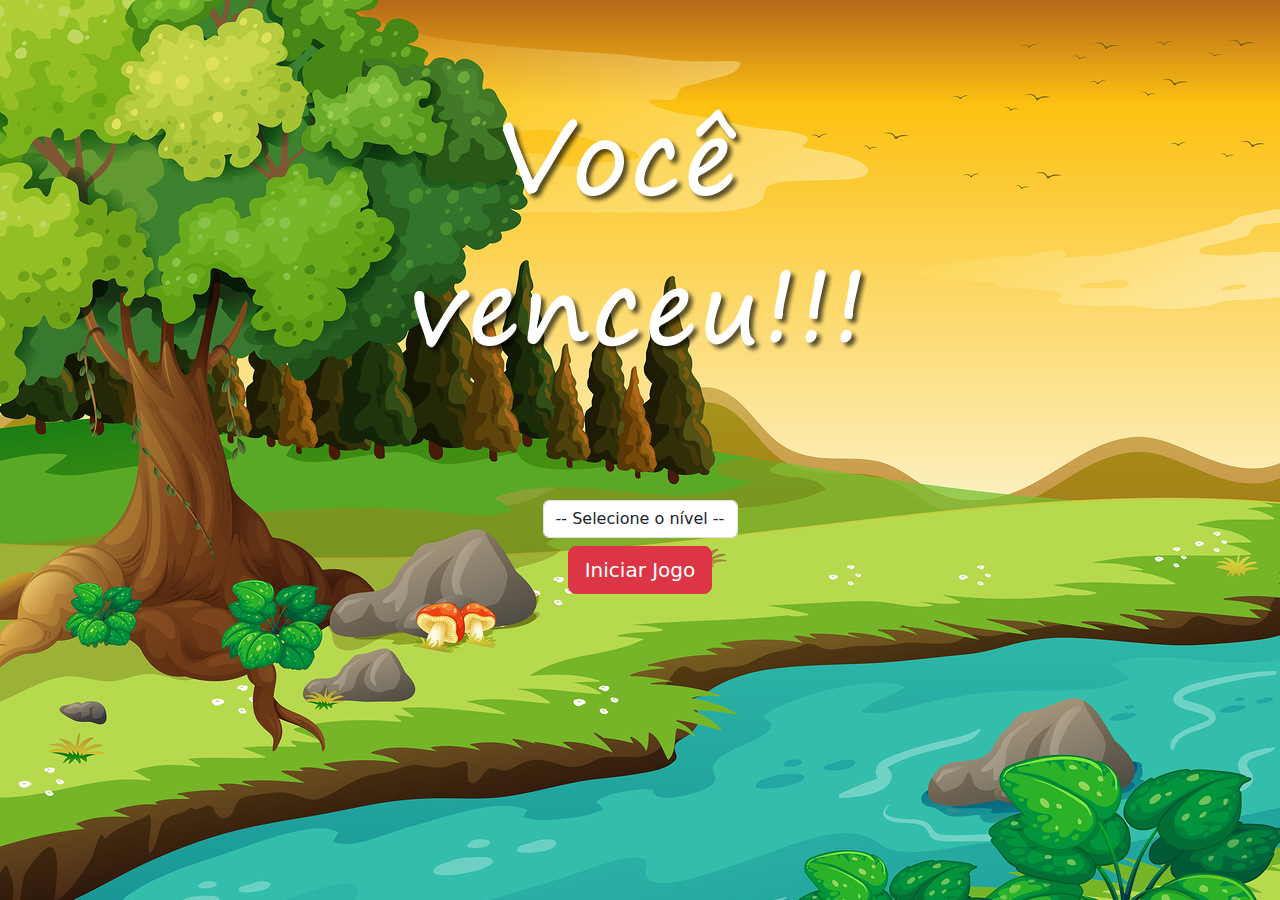
<file: index.html>
<!DOCTYPE html>
<html lang="en">
<head>
  <meta charset="UTF-8">
  <meta http-equiv="X-UA-Compatible" content="IE=edge">
  <meta name="viewport" content="width=device-width, initial-scale=1.0">
  <title>GameOver</title>
  <link rel="stylesheet" href="https://cdn.jsdelivr.net/npm/bootstrap@5.2.3/dist/css/bootstrap.min.css">
  <link rel="stylesheet" href="style.css">
  
</head>
<body>
  <div class="container">
    <div class="row">
      <div class="col">
        <div class="d-flex justify-content-center">
          <img class="" src="images/vitoria.png" alt="game-over" />
        </div>
      </div>
    </div>
    <div class="row">
      <div class="col">
        <div class="d-flex justify-content-center">
          <div class="mb-2">
            <select class="form-control" id="nivel">
              <option value="">-- Selecione o nível --</option>
              <option value="normal">Normal</option>
              <option value="hard">Difícil</option>
              <option value="chucknorris">Chuck Norris</option>
            </select>
          </div>
        </div>
      </div>
    </div>
    <div class="row">
      <div class="col">
        <div class="d-flex justify-content-center">
          <button class="btn btn-danger btn-lg" onclick="startGame()">Iniciar Jogo</button>
        </div>
      </div>
    </div>
  </div>
  <script>
    const startGame = () => {
      let nivel = document.getElementById('nivel').value
      if (nivel === '') {
        alert('Selecione um nível para iniciar o jogo')
        return false
      }
      window.location.href = "App.html?" + nivel
    }
  </script>
</body>
</html>
</file>
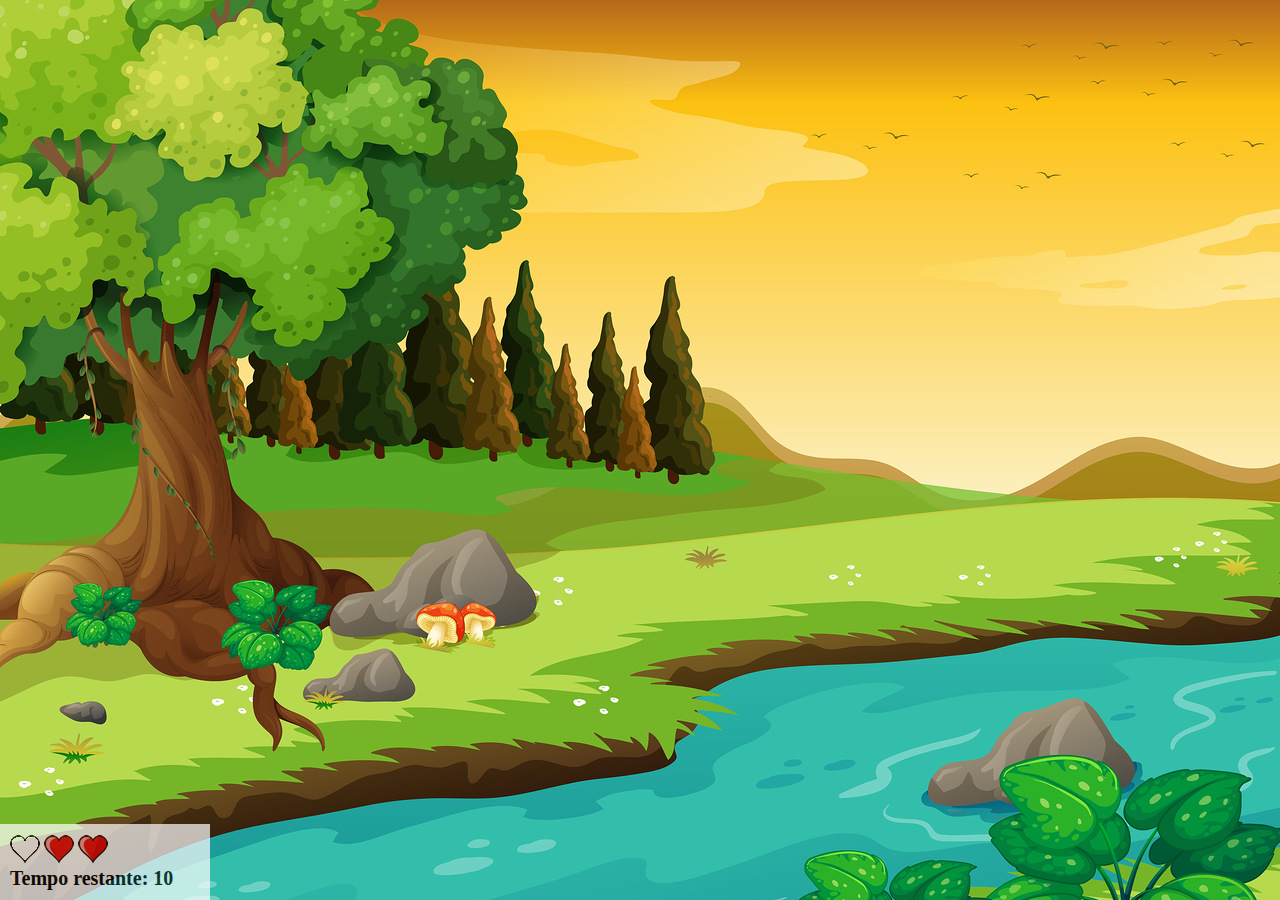
<file: App.html>
<!DOCTYPE html>
<html lang="en">
<head>
  <meta charset="UTF-8" />
  <meta http-equiv="X-UA-Compatible" content="IE=edge" />
  <meta name="viewport" content="width=device-width, initial-scale=1.0" />
  <link rel="stylesheet" href="style.css" />
  <title>Document</title>
</head>
<body onresize="sizeAdjustment()">
  <div class="panel">
    <div class="life">
      <img id="v1" src="images/coracao_vazio.png" alt="coração vazio">
      <img id="v2" src="images/coracao_cheio.png" alt="coração vazio">
      <img id="v3" src="images/coracao_cheio.png" alt="coração vazio">
    </div>
    <div class="stopwatch">
      Tempo restante: <span id="stopwatch"></span>
    </div>
  </div>



  <script src="game.js"></script>
  <script>
    document.getElementById("stopwatch").innerHTML = time;

   const makeMosca = setInterval(() => {
      randomPosition()
    }, makeTimeMosca)
  </script>
</body>
</html>
</file>
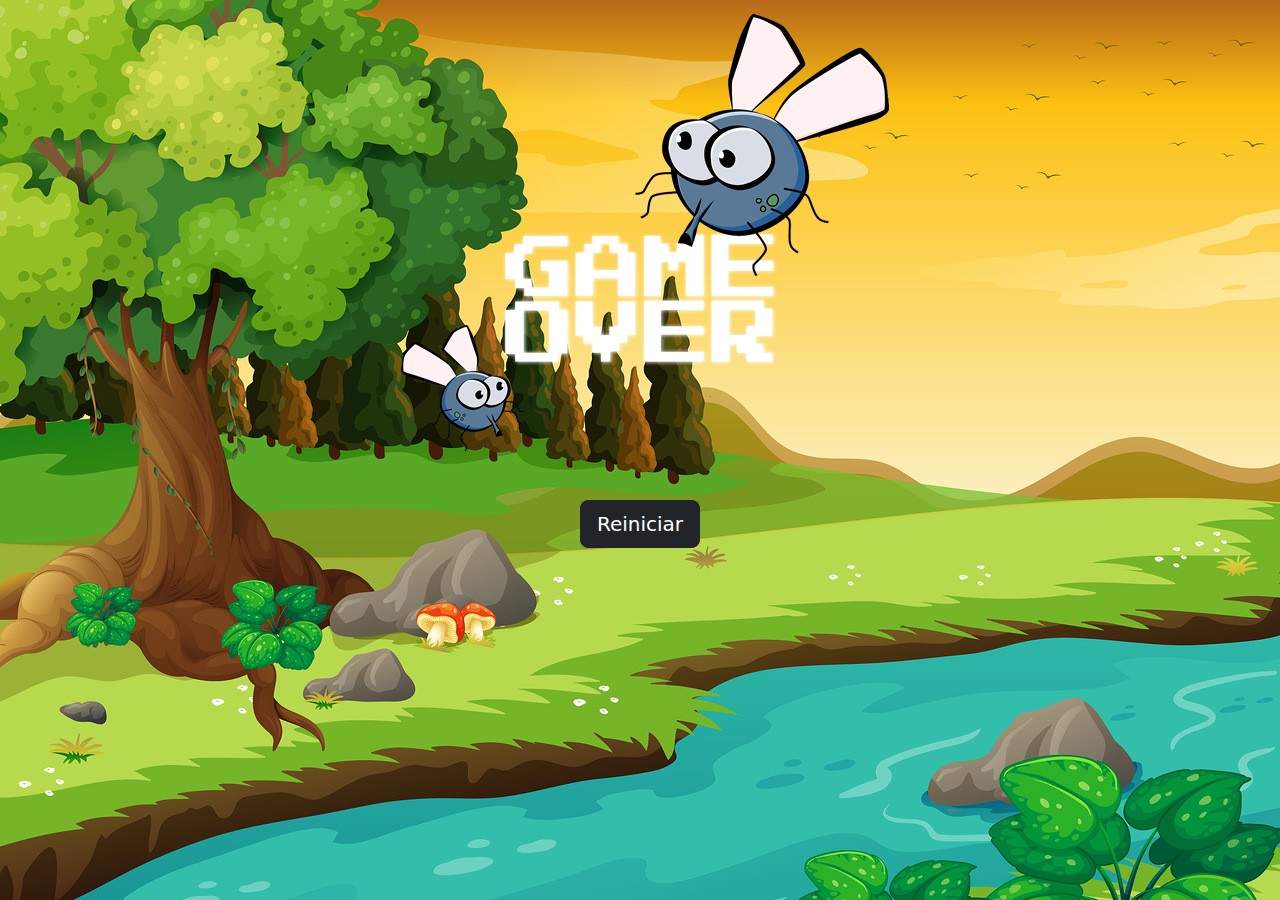
<file: fim-de-jogo.html>
<!DOCTYPE html>
<html lang="en">
<head>
  <meta charset="UTF-8">
  <meta http-equiv="X-UA-Compatible" content="IE=edge">
  <meta name="viewport" content="width=device-width, initial-scale=1.0">
  <title>GameOver</title>
  <link rel="stylesheet" href="https://cdn.jsdelivr.net/npm/bootstrap@5.2.3/dist/css/bootstrap.min.css">
  <link rel="stylesheet" href="style.css">
</head>
<body>
  <div class="container">
    <div class="row">
      <div class="col">
        <div class="d-flex justify-content-center">
          <img class="" src="images/game_over.png" alt="game-over" />
        </div>
      </div>
    </div>
    <div class="row">
      <div class="col">
        <div class="d-flex justify-content-center">
          <button class="btn btn-dark btn-lg" onclick="window.location.href='index.html'">Reiniciar</button>
        </div>
      </div>
    </div>
  </div>
</body>
</html>
</file>
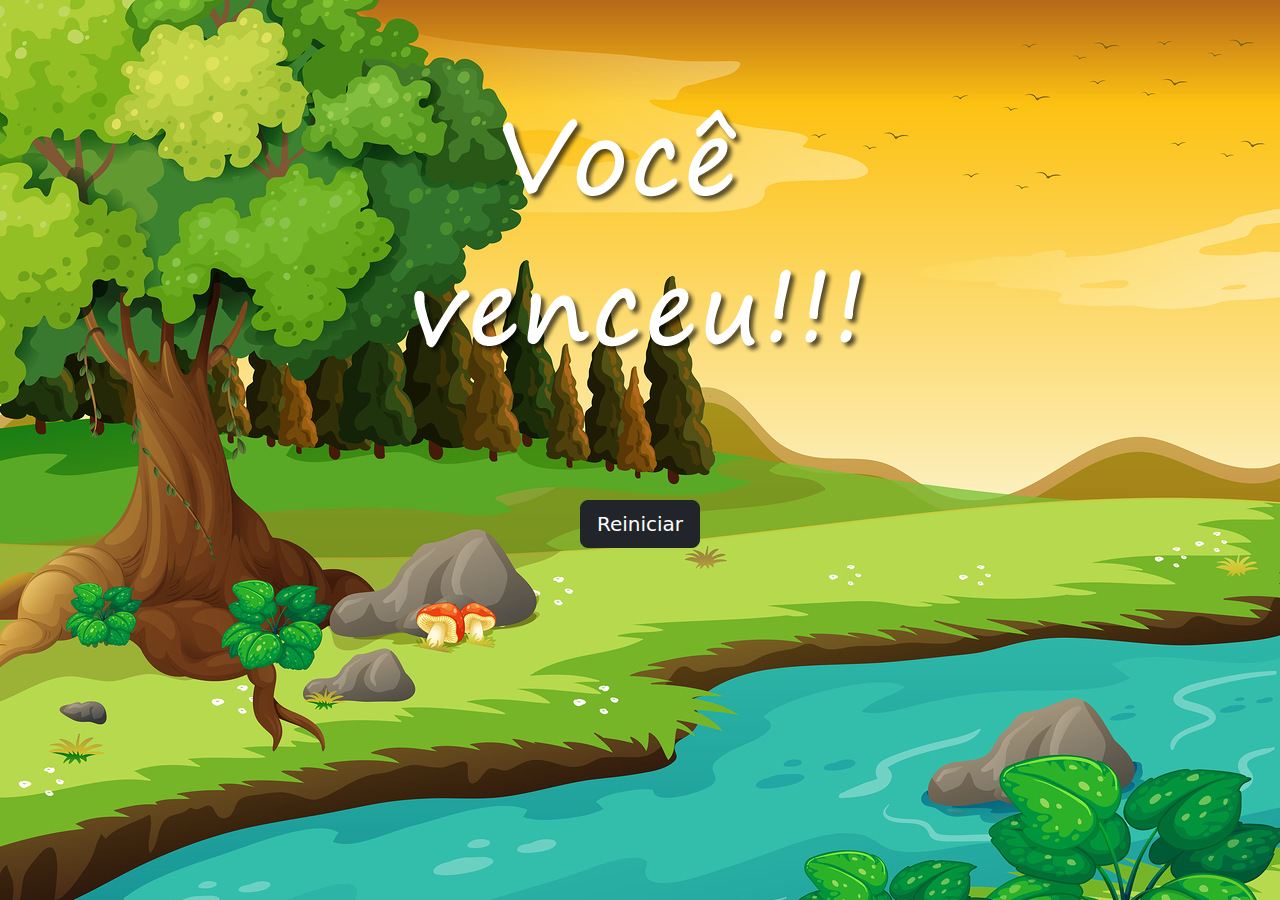
<file: vitoria.html>
<!DOCTYPE html>
<html lang="en">
<head>
  <meta charset="UTF-8">
  <meta http-equiv="X-UA-Compatible" content="IE=edge">
  <meta name="viewport" content="width=device-width, initial-scale=1.0">
  <title>GameOver</title>
  <link rel="stylesheet" href="https://cdn.jsdelivr.net/npm/bootstrap@5.2.3/dist/css/bootstrap.min.css">
  <link rel="stylesheet" href="style.css">
</head>
<body>
  <div class="container">
    <div class="row">
      <div class="col">
        <div class="d-flex justify-content-center">
          <img class="" src="images/vitoria.png" alt="game-over" />
        </div>
      </div>
    </div>
    <div class="row">
      <div class="col">
        <div class="d-flex justify-content-center">
          <button class="btn btn-dark btn-lg" onclick="window.location.href='App.html'">Reiniciar</button>
        </div>
      </div>
    </div>
  </div>
</body>
</html>
</file>
<file: style.css>
html {
  cursor: url(images/mata_mosca.png) 30 30, auto;
}

body {
  background-image: url('images/bg.jpg');
  background-repeat: no-repeat;
  background-size: cover;
}

.mosca1 {
  width: 50px;
  height: 50px;
}

.mosca2 {
  width: 70px;
  height: 70px;
}

.mosca3 {
  width: 90px;
  height: 90px;
}

.sideA {
  transform: scaleX(1);
}

.sideB {
  transform: scaleX(-1);
}

.panel {
  position: absolute;
  width: 190px;
  padding: 10px;
  bottom: 0px;
  left: 0px;
  border-top: solid 1px #ffff;
  background-color: #ffff;
  opacity: 0.7;
}

.life {
  float: left;
}

.stopwatch {
  float: left;
  font-size: 20px;
  font-weight: bold;
}
</file>
